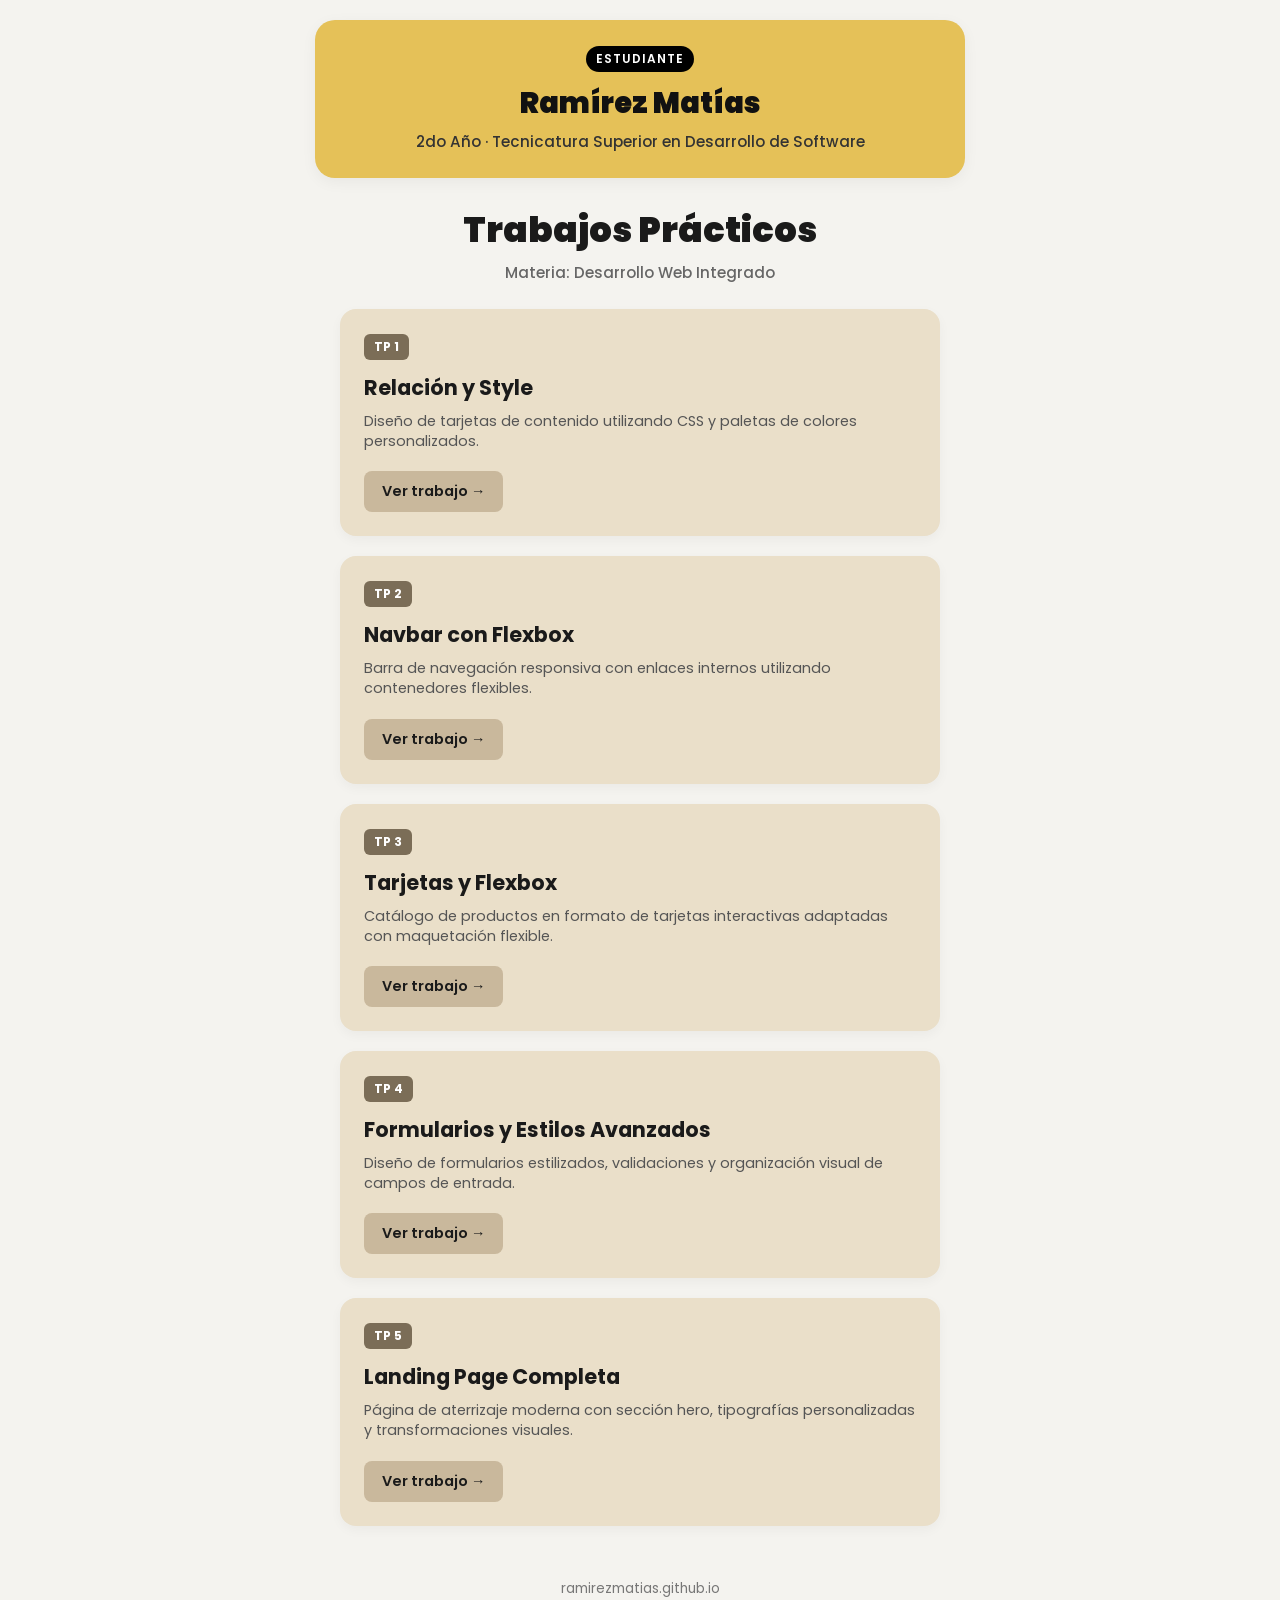
<file: index.html>
<!DOCTYPE html>
<html lang="es">
<head>
    <meta charset="UTF-8">
    <meta name="viewport" content="width=device-width, initial-scale=1.0">
    <title>Portfolio - Trabajos Prácticos</title>
    <!-- Vinculamos la fuente Poppins -->
    <link href="https://fonts.googleapis.com/css2?family=Poppins:wght@400;500;600;700;900&display=swap" rel="stylesheet">
    <!-- Vinculamos los estilos -->
    <link rel="stylesheet" href="style.css">
</head>
<body>

    <!-- Encabezado con datos del alumno -->
    <header class="profile-header">
        <div class="profile-badge">Estudiante</div>
        <h1 class="student-name">Ramírez Matías</h1>
        <p class="student-career">2do Año · Tecnicatura Superior en Desarrollo de Software</p>
    </header>

    <!-- Título de la sección de Trabajos Prácticos -->
    <section class="tp-intro">
        <h2>Trabajos Prácticos</h2>
        <p class="materia-sub">Materia: Desarrollo Web Integrado</p>
    </section>

    <!-- Listado de Tarjetas de los Trabajos Prácticos (Del 1 al 5) -->
    <main class="tp-container">

        <!-- TP 1 -->
        <div class="tp-card">
            <span class="tp-tag">TP 1</span>
            <h3>Relación y Style</h3>
            <p>Diseño de tarjetas de contenido utilizando CSS y paletas de colores personalizados.</p>
            <!-- Cambia 'tp1/index.html' por la ruta donde tengas guardado tu TP 1 -->
            <a href="tp1/index.html" class="btn-ver">Ver trabajo &rarr;</a>
        </div>

        <!-- TP 2 -->
        <div class="tp-card">
            <span class="tp-tag">TP 2</span>
            <h3>Navbar con Flexbox</h3>
            <p>Barra de navegación responsiva con enlaces internos utilizando contenedores flexibles.</p>
            <!-- Cambia 'tp2/index.html' por la ruta de tu TP 2 -->
            <a href="tp2/index.html" class="btn-ver">Ver trabajo &rarr;</a>
        </div>

        <!-- TP 3 -->
        <div class="tp-card">
            <span class="tp-tag">TP 3</span>
            <h3>Tarjetas y Flexbox</h3>
            <p>Catálogo de productos en formato de tarjetas interactivas adaptadas con maquetación flexible.</p>
            <!-- Cambia 'tp3/index.html' por la ruta de tu TP 3 -->
            <a href="tp3/index.html" class="btn-ver">Ver trabajo &rarr;</a>
        </div>

        <!-- TP 4 -->
        <div class="tp-card">
            <span class="tp-tag">TP 4</span>
            <h3>Formularios y Estilos Avanzados</h3>
            <p>Diseño de formularios estilizados, validaciones y organización visual de campos de entrada.</p>
            <!-- Cambia 'tp4/index.html' por la ruta de tu TP 4 -->
            <a href="tp4/index.html" class="btn-ver">Ver trabajo &rarr;</a>
        </div>

        <!-- TP 5 -->
        <div class="tp-card">
            <span class="tp-tag">TP 5</span>
            <h3>Landing Page Completa</h3>
            <p>Página de aterrizaje moderna con sección hero, tipografías personalizadas y transformaciones visuales.</p>
            <!-- Cambia 'tp5/index.html' por la ruta de tu TP 5 -->
            <a href="tp5/index.html" class="btn-ver">Ver trabajo &rarr;</a>
        </div>

    </main>

    <!-- Pie de página -->
    <footer class="footer">
        <p>ramirezmatias.github.io</p>
    </footer>

</body>
</html>
</file>
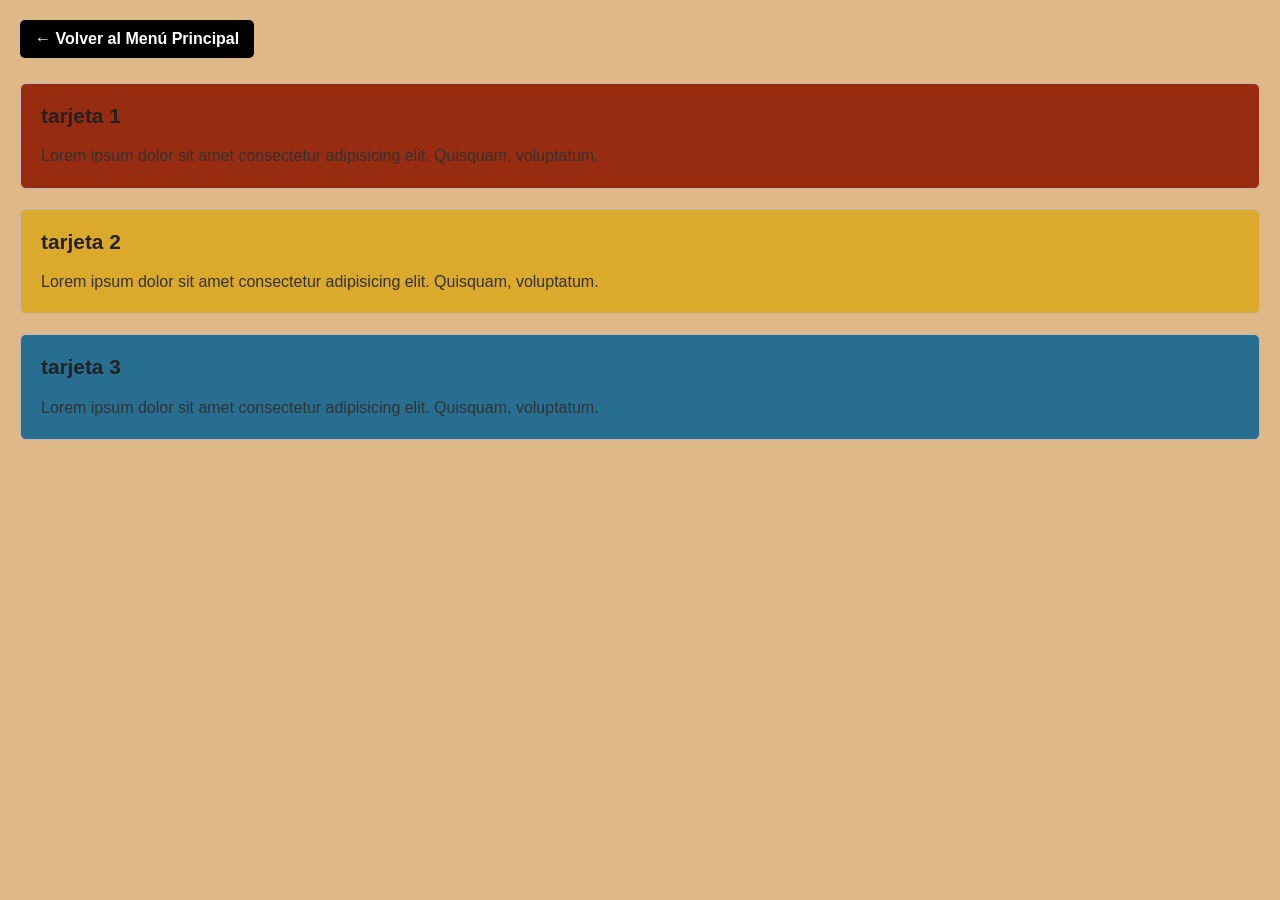
<file: tp1/index.html>
<!DOCTYPE html>
<html>
<head>

    <title>Introducción a CSS y el Modelo de Caja</title>
    
    <link rel="stylesheet" href="style.css">
</head>
<body>

<a href="../index.html" class="btn-volver">&larr; Volver al Menú Principal</a>

    <div class="tarjeta tarjeta-1">
        <h2>tarjeta 1</h2>
        <p>Lorem ipsum dolor sit amet consectetur adipisicing elit. Quisquam, voluptatum.</p>
    </div>


    <div class="tarjeta tarjeta-2">
        <h2>tarjeta 2</h2>
        <p>Lorem ipsum dolor sit amet consectetur adipisicing elit. Quisquam, voluptatum.</p>
    </div>

    <div class="tarjeta tarjeta-3">
        <h2>tarjeta 3</h2>
        <p>Lorem ipsum dolor sit amet consectetur adipisicing elit. Quisquam, voluptatum.</p>
    </div>

</body>
</html>
</file>
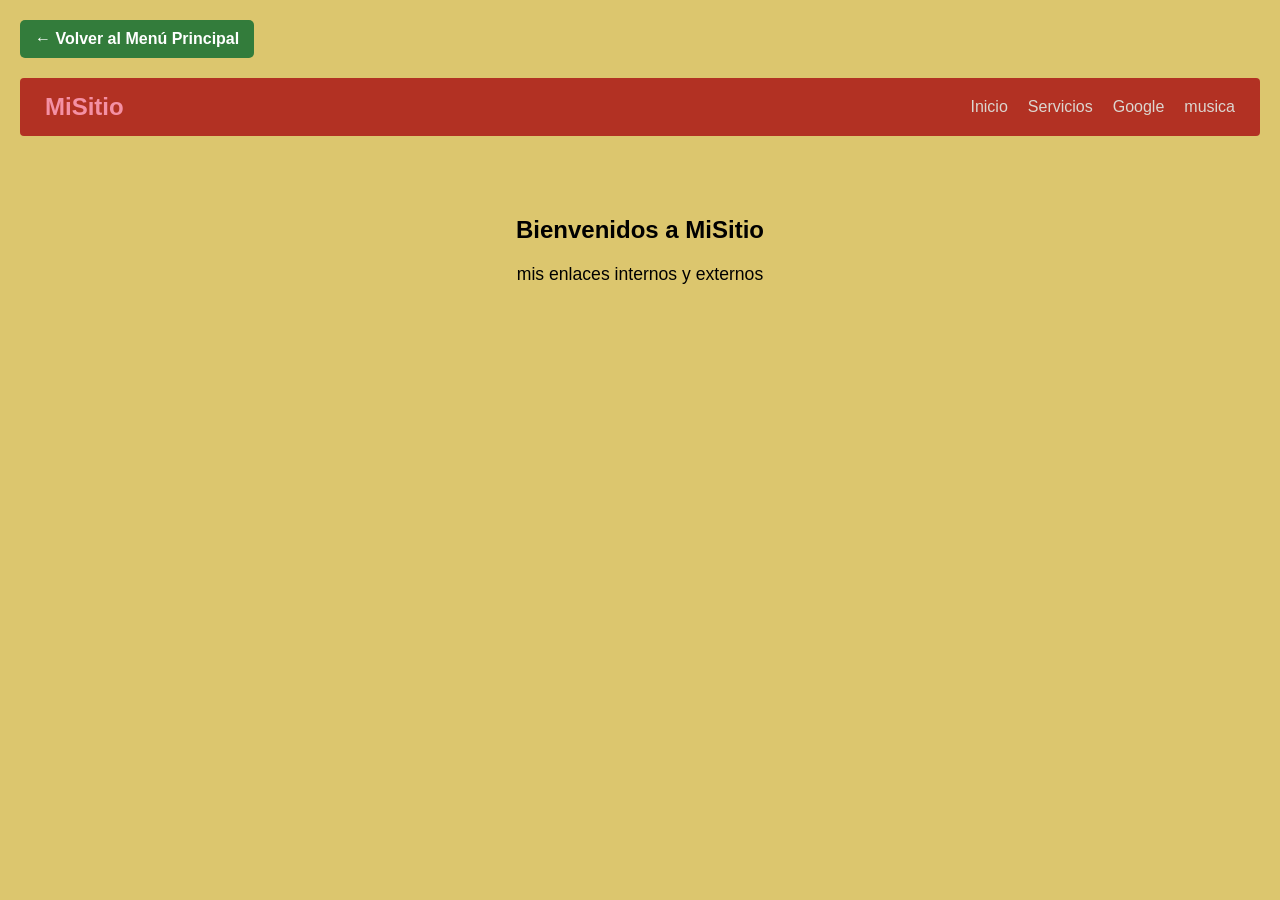
<file: tp2/index.html>
<!DOCTYPE html>
<html>
<head>
    <title>TP 2: Navegación Semántica y Flexbox</title>
    <link rel="stylesheet" href="style.css">
</head>
<body>
<!-- El enlace debe tener "../index.html" porque está dentro de una subcarpeta -->
<a href="../index.html" class="btn-volver">&larr; Volver al Menú Principal</a>

    <nav class="navbar">
        <div class="logo">MiSitio</div>

        <ul class="nav-links">

            <li><a href="#inicio">Inicio</a></li>
            <li><a href="#servicios">Servicios</a></li>

            <li><a href="https://www.google.com" target="_blank">Google</a></li>
            <li><a href="https://youtu.be/wjtQDyv4JuM?si=UsnSRUdKpeAcrtS-" target="_blank">musica</a></li>
        </ul>
    </nav>


    <section id="inicio" class="seccion">
        <h1>Bienvenidos a MiSitio</h1>
        <p>mis enlaces internos y externos</p>
    </section>

    <section id="servicios" class="seccion">

    </section>

</body>
</html>
</file>
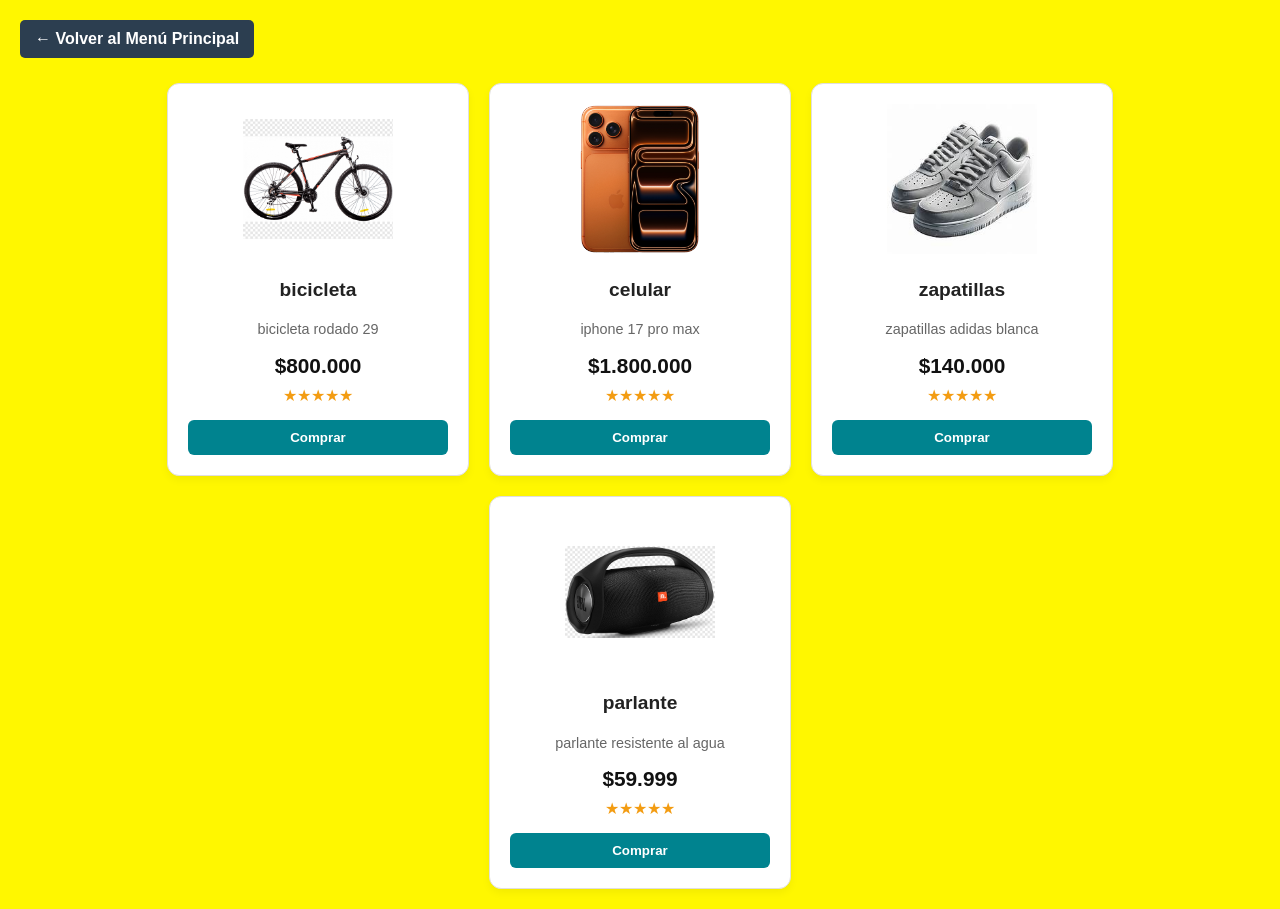
<file: tp3/index.html>
<!DOCTYPE html>
<html>
<head>

    <title> Catálogo de Productos</title>
    <!-- Vinculamos los estilos CSS -->
    <link rel="stylesheet" href="style.css">
</head>
<body>

    <!-- Botón de retorno al menú -->
<!-- El enlace debe tener "../index.html" porque está dentro de una subcarpeta -->
<a href="../index.html" class="btn-volver">&larr; Volver al Menú Principal</a>

    <!-- Contenedor Principal del Catálogo (Flexbox con wrap) -->
    <div class="catalogo-container">

        <!-- Producto 1 -->
        <div class="tarjeta-producto">
            <div class="imagen-container">
                <img src="producto1.png" alt="bicicleta">
            </div>
            <h3>bicicleta</h3>
            <p>bicicleta  rodado 29</p>
            <span class="precio">$800.000</span>
            <div class="estrellas">★★★★★</div>
            <button class="btn-comprar">Comprar</button>
        </div>

        <!-- Producto 2 -->
        <div class="tarjeta-producto">
            <div class="imagen-container">
                <img src="producto2.png" alt="iphone  17 pro max">
            </div>
            <h3>celular</h3>
            <p>iphone 17 pro max </p>
            <span class="precio">$1.800.000</span>
            <div class="estrellas">★★★★★</div>
            <button class="btn-comprar">Comprar</button>
        </div>

        <!-- Producto 2 -->
        <div class="tarjeta-producto">
            <div class="imagen-container">
                <img src="producto3.png" alt="zapatillas">
            </div>
            <h3>zapatillas</h3>
            <p>zapatillas adidas blanca </p>
            <span class="precio">$140.000</span>
            <div class="estrellas">★★★★★</div>
            <button class="btn-comprar">Comprar</button>
        </div>




        <!-- Producto 4 -->
        <div class="tarjeta-producto">
            <div class="imagen-container">
                <img src="producto4.png" alt="parlante">
            </div>
            <h3>parlante</h3>
            <p>parlante resistente al agua </p>
            <span class="precio">$59.999</span>
            <div class="estrellas">★★★★★</div>
            <button class="btn-comprar">Comprar</button>
        </div>

    </div>

</body>
</html>
</file>
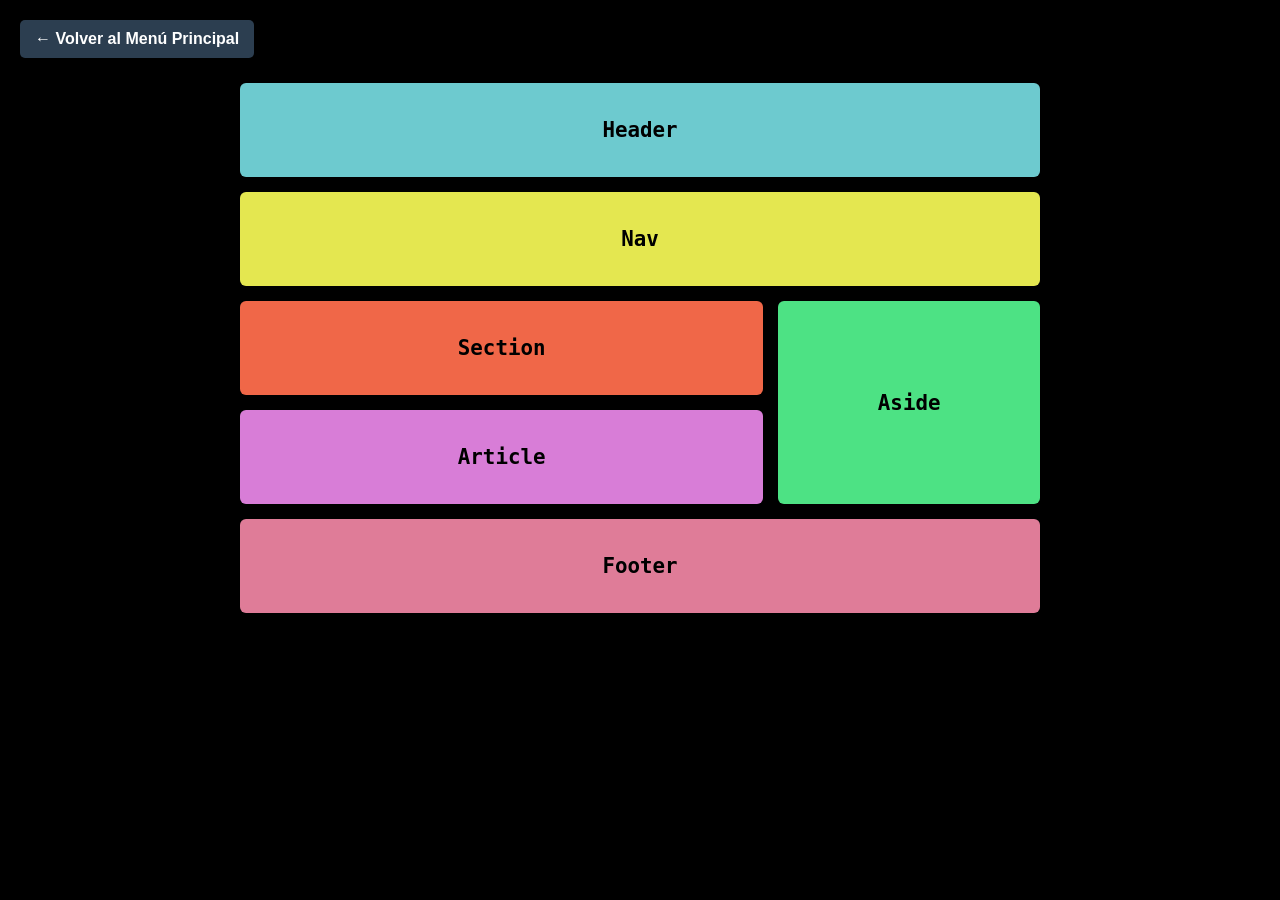
<file: tp4/index.html>
<!DOCTYPE html>
<html>
<head>
    <title> Layout Bidimensional con CSS Grid</title>
    <link rel="stylesheet" href="style.css">
</head>
<body>
<!-- El enlace debe tener "../index.html" porque está dentro de una subcarpeta -->
<a href="../index.html" class="btn-volver">&larr; Volver al Menú Principal</a>

    <div class="grid-container">
        
        <header class="grid-item">Header</header>
        <nav class="grid-item">Nav</nav>
        <section class="grid-item">Section</section>
        <article class="grid-item">Article</article>
        <aside class="grid-item">Aside</aside>
        <footer class="grid-item">Footer</footer>

    </div>

</body>
</html>
</file>
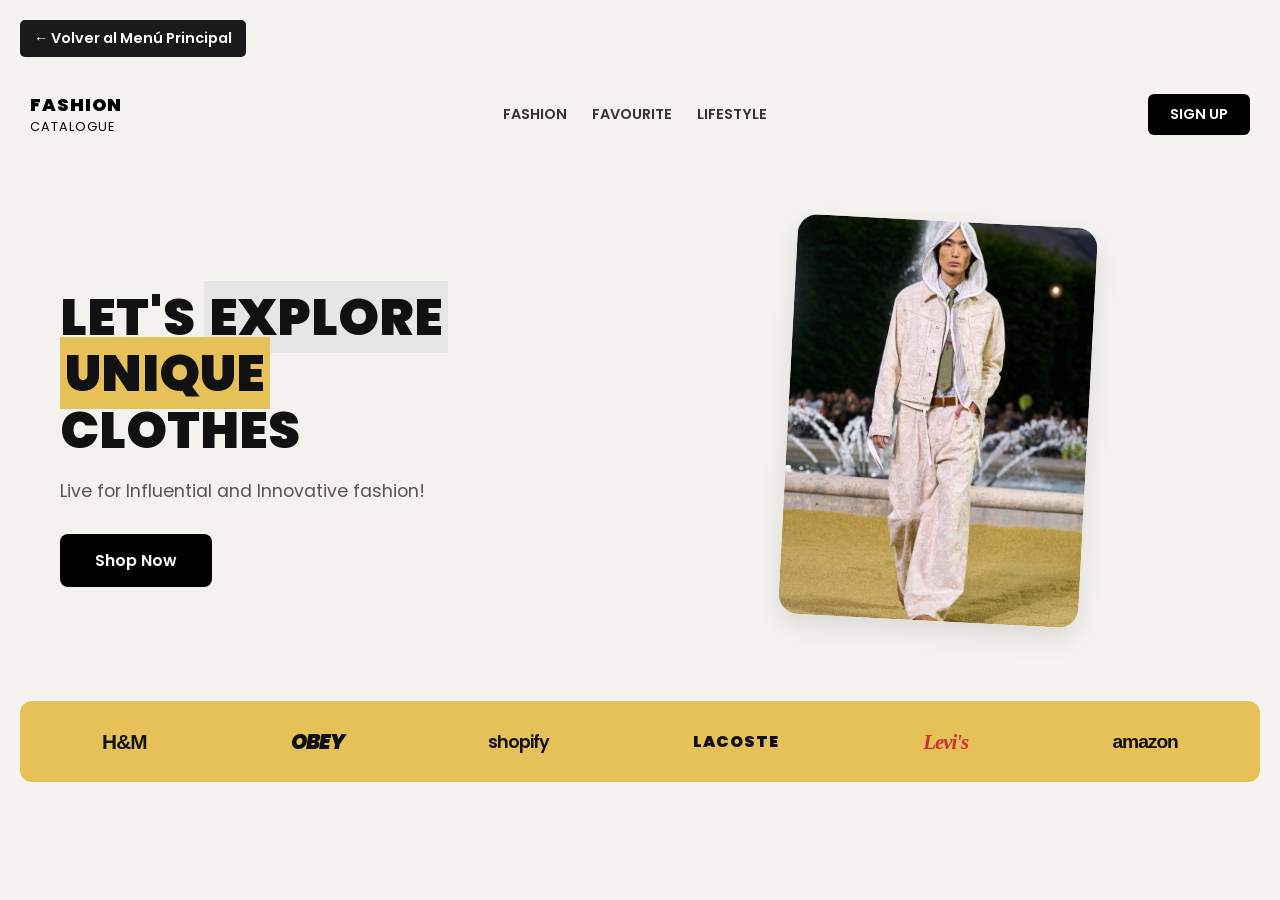
<file: tp5/index.html>
<!DOCTYPE html>
<html lang="es">
<head>
    <meta charset="UTF-8">
    <meta name="viewport" content="width=device-width, initial-scale=1.0">
    <title>TP 5: Landing Page Completa</title>
    <link href="https://fonts.googleapis.com/css2?family=Poppins:wght@400;600;700;900&display=swap" rel="stylesheet">
    <link rel="stylesheet" href="style.css">
</head>
<body>
<!-- El enlace debe tener "../index.html" porque está dentro de una subcarpeta -->
<a href="../index.html" class="btn-volver">&larr; Volver al Menú Principal</a>

    <header class="navbar">
        <div class="logo">FASHION<span class="logo-sub">CATALOGUE</span></div>
        <nav class="nav-links">
            <a href="#">FASHION</a>
            <a href="#">FAVOURITE</a>
            <a href="#">LIFESTYLE</a>
        </nav>
        <a href="#" class="btn-sign">SIGN UP</a>
    </header>

    <main class="hero-section">
        <div class="hero-content">
            <h1 class="hero-title">
                LET'S <span class="highlight-box-1">EXPLORE</span> <br>
                <span class="highlight-box-2">UNIQUE</span> <br>
                CLOTHES
            </h1>
            <p class="hero-subtitle">Live for Influential and Innovative fashion!</p>
            <a href="#" class="btn-shop">Shop Now</a>
        </div>

        <div class="hero-image-container">
            <div class="card-decoration">
                <!-- Reemplaza 'tu-foto.jpg' por el nombre de tu imagen guardada en la misma carpeta -->
                <img src="modelo.png" alt="Modelo de ropa" class="hero-img">
            </div>
        </div>
    </main>

    <section class="brands-section">
        <div class="brands-container">
            <span class="brand-item hmo">H&M</span>
            <span class="brand-item obey">OBEY</span>
            <span class="brand-item shopify">shopify</span>
            <span class="brand-item lacoste">LACOSTE</span>
            <span class="brand-item levis">Levi's</span>
            <span class="brand-item amazon">amazon</span>
        </div>
    </section>

</body>
</html>
</file>
<file: style.css>
/* Estilos generales */
body {
    font-family: 'Poppins', sans-serif;
    background-color: #f4f3ef; /* Tono de fondo cálido similar al diseño */
    color: #222;
    margin: 0;
    padding: 20px;
    display: flex;
    flex-direction: column;
    align-items: center;
}

/* Encabezado del perfil */
.profile-header {
    background-color: #e5c158; /* Fondo amarillo característico */
    width: 100%;
    max-width: 600px;
    padding: 25px;
    border-radius: 20px;
    text-align: center;
    margin-bottom: 25px;
    box-shadow: 0 4px 15px rgba(0,0,0,0.05);
}

.profile-badge {
    display: inline-block;
    background-color: #000;
    color: #fff;
    font-size: 0.75rem;
    font-weight: 600;
    padding: 4px 10px;
    border-radius: 20px;
    text-transform: uppercase;
    letter-spacing: 1px;
    margin-bottom: 10px;
}

.student-name {
    font-size: 1.8rem;
    font-weight: 900;
    margin: 0 0 5px 0;
    color: #111;
}

.student-career {
    font-size: 0.95rem;
    font-weight: 500;
    color: #333;
    margin: 0;
}

/* Títulos de sección */
.tp-intro {
    text-align: center;
    margin-bottom: 25px;
    width: 100%;
    max-width: 600px;
}

.tp-intro h2 {
    font-size: 2.2rem;
    font-weight: 900;
    color: #1a1a1a;
    margin: 0 0 5px 0;
}

.materia-sub {
    font-size: 0.95rem;
    color: #666;
    margin: 0;
    font-weight: 500;
}

/* Contenedor de las tarjetas */
.tp-container {
    width: 100%;
    max-width: 600px;
    display: flex;
    flex-direction: column;
    gap: 20px;
    margin-bottom: 30px;
}

/* Diseño de cada tarjeta de TP */
.tp-card {
    background-color: #eadfc9; /* Tono pastel suave de tarjeta */
    border-radius: 16px;
    padding: 24px;
    box-shadow: 0 4px 12px rgba(0,0,0,0.04);
    transition: transform 0.2s ease, box-shadow 0.2s ease;
}

.tp-card:hover {
    transform: translateY(-3px);
    box-shadow: 0 6px 18px rgba(0,0,0,0.08);
}

.tp-tag {
    display: inline-block;
    background-color: #7b6d57; /* Color estilo etiqueta TP */
    color: #fff;
    font-size: 0.75rem;
    font-weight: 700;
    padding: 4px 10px;
    border-radius: 6px;
    margin-bottom: 12px;
}

.tp-card h3 {
    font-size: 1.3rem;
    font-weight: 700;
    color: #1a1a1a;
    margin: 0 0 8px 0;
}

.tp-card p {
    font-size: 0.9rem;
    color: #555;
    line-height: 1.4;
    margin: 0 0 20px 0;
}

/* Botón "Ver trabajo" */
.btn-ver {
    display: inline-block;
    background-color: #c9b89c; /* Botón color arena/madera suave */
    color: #1a1a1a;
    padding: 10px 18px;
    border-radius: 8px;
    text-decoration: none;
    font-weight: 600;
    font-size: 0.9rem;
    transition: background-color 0.2s;
}

.btn-ver:hover {
    background-color: #b5a488;
    color: #000;
}

/* Pie de página */
.footer {
    text-align: center;
    font-size: 0.85rem;
    color: #777;
    margin-top: 10px;
    margin-bottom: 20px;
}
</file>
<file: tp1/style.css>
/* Estilos generales de la página */
body {
    font-family: Arial, sans-serif;
    background-color:burlywood;
    margin: 0;
    padding: 20px;
}

/* Estilo del botón superior */
.btn-volver {
    display: inline-block;
    background-color: black;
    color: white;
    padding: 10px 15px;
    text-decoration: none;
    border-radius: 5px;
    font-weight: bold;
    margin-bottom: 25px;
}

/* Estilo base compartido por todas las tarjetas (Modelo de Caja) */
.tarjeta {
    border: 1px solid #c4b5b5; /* Borde personalizado */
    border-radius: 6px;        /* Esquinas redondeadas */
    padding: 20px;             /* Espacio interior para que el texto no toque el borde */
    margin-bottom: 20px;       /* Separación exterior entre tarjeta y tarjeta */
}

/* Títulos dentro de las tarjetas */
.tarjeta h2 {
    margin-top: 0;
    font-size: 1.3rem;
    color: #222;
}

/* Textos dentro de las tarjetas */
.tarjeta p {
    margin-bottom: 0;
    color: #333;
    line-height: 1.4;
}

/* Colores de fondo individuales para cada tarjeta */
.tarjeta-1 {
    background-color: #982c11;
}

.tarjeta-2 {
    background-color: #dba92b;
}


.tarjeta-3 {
    background-color: #286e91;
}
</file>
<file: tp2/style.css>
/* Estilos generales de la página */
body {
    font-family: Arial, sans-serif;
    background-color: #dcc66e;
    margin: 0;
    padding: 20px;
    scroll-behavior: smooth; /* Hace que el desplazamiento por enlaces internos sea suave */
}

/* Botón superior */
.btn-volver {
    display: inline-block;
    background-color: #337c3b;
    color: white;
    padding: 10px 15px;
    text-decoration: none;
    border-radius: 5px;
    font-weight: bold;
    margin-bottom: 20px;
}

/* --- BARRA DE NAVEGACIÓN CON FLEXBOX --- */
.navbar {
    background-color: #b23123; /* Color de fondo oscuro como el modelo */
    display: flex;             /* Activamos Flexbox */
    justify-content: space-between; /* Separa el logo a la izquierda y los enlaces a la derecha */
    align-items: center;       /* Centra los elementos verticalmente */
    padding: 15px 25px;
    border-radius: 4px;
}

/* Estilo del Logotipo */
.logo {
    color: #f490a4; /* Tono rosado/crema para resaltar */
    font-size: 1.5rem;
    font-weight: bold;
}

/* Lista de enlaces */
.nav-links {
    list-style: none; /* Quita los puntos de la lista */
    display: flex;    /* Pone los elementos de la lista uno al lado del otro */
    gap: 20px;        /* Espacio entre cada enlace */
    margin: 0;
    padding: 0;
}

/* Estilo de los enlaces individuales */
.nav-links a {
    color: #dcd6d0;
    text-decoration: none; /* Quita el subrayado predeterminado */
    font-size: 1rem;
    transition: color 0.3s ease; /* Transición suave para el efecto hover */
}

/* Efecto visual al pasar el mouse por encima (:hover) */
.nav-links a:hover {
    color: #ffffff;
    text-decoration: underline;
}

/* Secciones de ejemplo */
.seccion {
    padding: 60px 20px;
    text-align: center;
}

.seccion h1, .seccion h2 {
    color: #000000;
}

.seccion p {
    color: #000000;
    font-size: 1.1rem;
}
</file>
<file: tp3/style.css>
/* Estilos generales */
body {
    font-family: Arial, sans-serif;
    background-color: #fff700;
    margin: 0;
    padding: 20px;
}

/* Botón superior */
.btn-volver {
    display: inline-block;
    background-color: #2c3e50;
    color: white;
    padding: 10px 15px;
    text-decoration: none;
    border-radius: 5px;
    font-weight: bold;
    margin-bottom: 25px;
}

/* --- CONTENEDOR PRINCIPAL FLEXBOX MULTILÍNEA --- */
.catalogo-container {
    display: flex;
    flex-wrap: wrap;       /* Clave: Permite que bajen a la siguiente fila si no entran */
    gap: 20px;             /* Espacio automático entre las tarjetas */
    justify-content: center; /* Centra las tarjetas en la pantalla */
}

/* Tarjeta individual de producto */
.tarjeta-producto {
    background-color: #ffffff;
    border: 1px solid #e0dede;
    border-radius: 12px;
    width: 260px;          /* Ancho fijo para mantener la forma de tarjeta */
    padding: 20px;
    box-shadow: 0 4px 8px rgba(0,0,0,0.05);
    display: flex;
    flex-direction: column;
    align-items: center;
    text-align: center;
}

/* Contenedor de la imagen para evitar que se deforme */
.imagen-container {
    width: 150px;
    height: 150px;
    display: flex;
    justify-content: center;
    align-items: center;
    margin-bottom: 15px;
}

/* Propiedad para adaptar la imagen sin deformarse */
.tarjeta-producto img {
    max-width: 100%;
    max-height: 100%;
    object-fit: contain; /* Evita que la imagen se estire o distorsione */
}

/* Títulos y textos */
.tarjeta-producto h3 {
    margin: 10px 0 5px 0;
    font-size: 1.2rem;
    color: #222;
}

.tarjeta-producto p {
    font-size: 0.9rem;
    color: #666;
    margin-bottom: 15px;
    line-height: 1.3;
}

/* Precio */
.precio {
    font-size: 1.3rem;
    font-weight: bold;
    color: #111;
    margin-bottom: 8px;
}

/* Valoración en estrellas */
.estrellas {
    color: #f39c12; /* Color dorado */
    font-size: 1rem;
    margin-bottom: 15px;
}

/* Botón de compra */
.btn-comprar {
    background-color: #00838f; /* Tono turquesa como el modelo */
    color: white;
    border: none;
    padding: 10px 0;
    width: 100%;
    border-radius: 6px;
    font-weight: bold;
    cursor: pointer;
    transition: background-color 0.2s;
}

.btn-comprar:hover {
    background-color: #005f6b;
}
</file>
<file: tp4/style.css>
/* Estilos generales de la página */
body {
    font-family: Arial, sans-serif;
    background-color: #000000;
    margin: 0;
    padding: 20px;
}

/* Botón superior */
.btn-volver {
    display: inline-block;
    background-color: #2c3e50;
    color: white;
    padding: 10px 15px;
    text-decoration: none;
    border-radius: 5px;
    font-weight: bold;
    margin-bottom: 25px;
}

/* --- CONFIGURACIÓN DE CSS GRID Y ÁREAS --- */
.grid-container {
    display: grid;
    /* Definimos dos columnas (la segunda es más angosta para el aside) */
    grid-template-columns: 2fr 1fr;
    /* Definimos las filas necesarias para acomodar los bloques */
    grid-template-rows: auto auto auto auto auto;
    
    /* Mapa visual con grid-template-areas idéntico al modelo */
    grid-template-areas:
        "header header"
        "nav    nav"
        "section aside"
        "article aside"
        "footer  footer";
    
    gap: 15px; /* Espacio de separación entre los bloques */
    max-width: 800px;
    margin: 0 auto;
}

/* Asignación de cada etiqueta semántica a su respectiva área del Grid */
header {
    grid-area: header;
    background-color: #6dcacf; /* Rojo */
}

nav {
    grid-area: nav;
    background-color: #e4e750; /* Celeste / Turquesa */
}

section {
    grid-area: section;
    background-color: #f06748; /* Amarillo anaranjado */
}

article {
    grid-area: article;
    background-color: #d87dd7; /* Naranja fuerte */
}

aside {
    grid-area: aside;
    background-color: #4de284; /* Fucsia / Rosado brillante */
}

footer {
    grid-area: footer;
    background-color: #df7c98; /* Gris oscuro */
}

/* Estilos comunes para que los bloques se parezcan al modelo de la foto */
.grid-item {
    color: rgb(0, 0, 0);
    font-family: monospace;
    font-size: 1.3rem;
    font-weight: bold;
    padding: 35px 20px;
    text-align: center;
    border-radius: 6px;
    display: flex;
    justify-content: center;
    align-items: center;
}
</file>
<file: tp5/style.css>
body {
    font-family: 'Poppins', sans-serif;
    background-color: #f4f3ef;
    margin: 0;
    padding: 20px;
}

.btn-volver {
    display: inline-block;
    background-color: #1a1a1a;
    color: white;
    padding: 8px 14px;
    text-decoration: none;
    border-radius: 5px;
    font-weight: 600;
    font-size: 0.9rem;
    margin-bottom: 20px;
}

.navbar {
    display: flex;
    justify-content: space-between;
    align-items: center;
    padding: 15px 10px;
    margin-bottom: 30px;
}

.logo {
    font-weight: 900;
    font-size: 1.1rem;
    letter-spacing: 1px;
}

.logo-sub {
    font-weight: 400;
    font-size: 0.8rem;
    display: block;
}

.nav-links {
    display: flex;
    gap: 25px;
}

.nav-links a {
    text-decoration: none;
    color: #333;
    font-weight: 600;
    font-size: 0.9rem;
}

.btn-sign {
    background-color: #000;
    color: #fff;
    padding: 10px 22px;
    border-radius: 6px;
    text-decoration: none;
    font-weight: 600;
    font-size: 0.9rem;
}

.hero-section {
    display: flex;
    flex-wrap: wrap;
    justify-content: space-between;
    align-items: center;
    background-color: #f4f2ee;
    border-radius: 25px;
    padding: 40px;
    gap: 30px;
    margin-bottom: 40px;
}

.hero-content {
    flex: 1;
    min-width: 300px;
}

.hero-title {
    font-size: 3.2rem;
    font-weight: 900;
    line-height: 1.1;
    color: #111;
    margin-bottom: 20px;
}

.highlight-box-1 {
    background-color: #e6e6e6;
    padding: 0 5px;
}

.highlight-box-2 {
    background-color: #e5c158;
    padding: 0 5px;
}

.hero-subtitle {
    font-size: 1.1rem;
    color: #555;
    margin-bottom: 30px;
}

.btn-shop {
    display: inline-block;
    background-color: #000;
    color: #fff;
    padding: 14px 35px;
    border-radius: 8px;
    text-decoration: none;
    font-weight: 600;
}

.hero-image-container {
    flex: 1;
    display: flex;
    justify-content: center;
    min-width: 300px;
}

/* Contenedor con rotación */
.card-decoration {
    width: 300px;
    height: 400px;
    border-radius: 20px;
    overflow: hidden; /* Oculta lo que sobresalga de la tarjeta */
    transform: rotate(3deg);
    box-shadow: 0 10px 25px rgba(0,0,0,0.1);
}

/* Imagen real adaptada al contenedor rotado */
.hero-img {
    width: 100%;
    height: 100%;
    object-fit: cover; /* Llena el espacio estéticamente sin deformarse */
}

.brands-section {
    background-color: #e5c158;
    border-radius: 12px;
    padding: 25px 20px;
}

.brands-container {
    display: flex;
    justify-content: space-around;
    align-items: center;
    flex-wrap: wrap;
    gap: 20px;
}

.brand-item {
    font-weight: 900;
    font-size: 1.3rem;
    color: #111;
    letter-spacing: -1px;
}

.brand-item.hmo { font-family: sans-serif; }
.brand-item.obey { font-weight: 900; font-style: italic; }
.brand-item.shopify { font-weight: 600; font-size: 1.1rem; }
.brand-item.lacoste { font-size: 1rem; letter-spacing: 1px; }
.brand-item.levis { font-family: serif; font-style: italic; color: #d32f2f; }
.brand-item.amazon { font-family: sans-serif; font-size: 1.2rem; }
</file>
